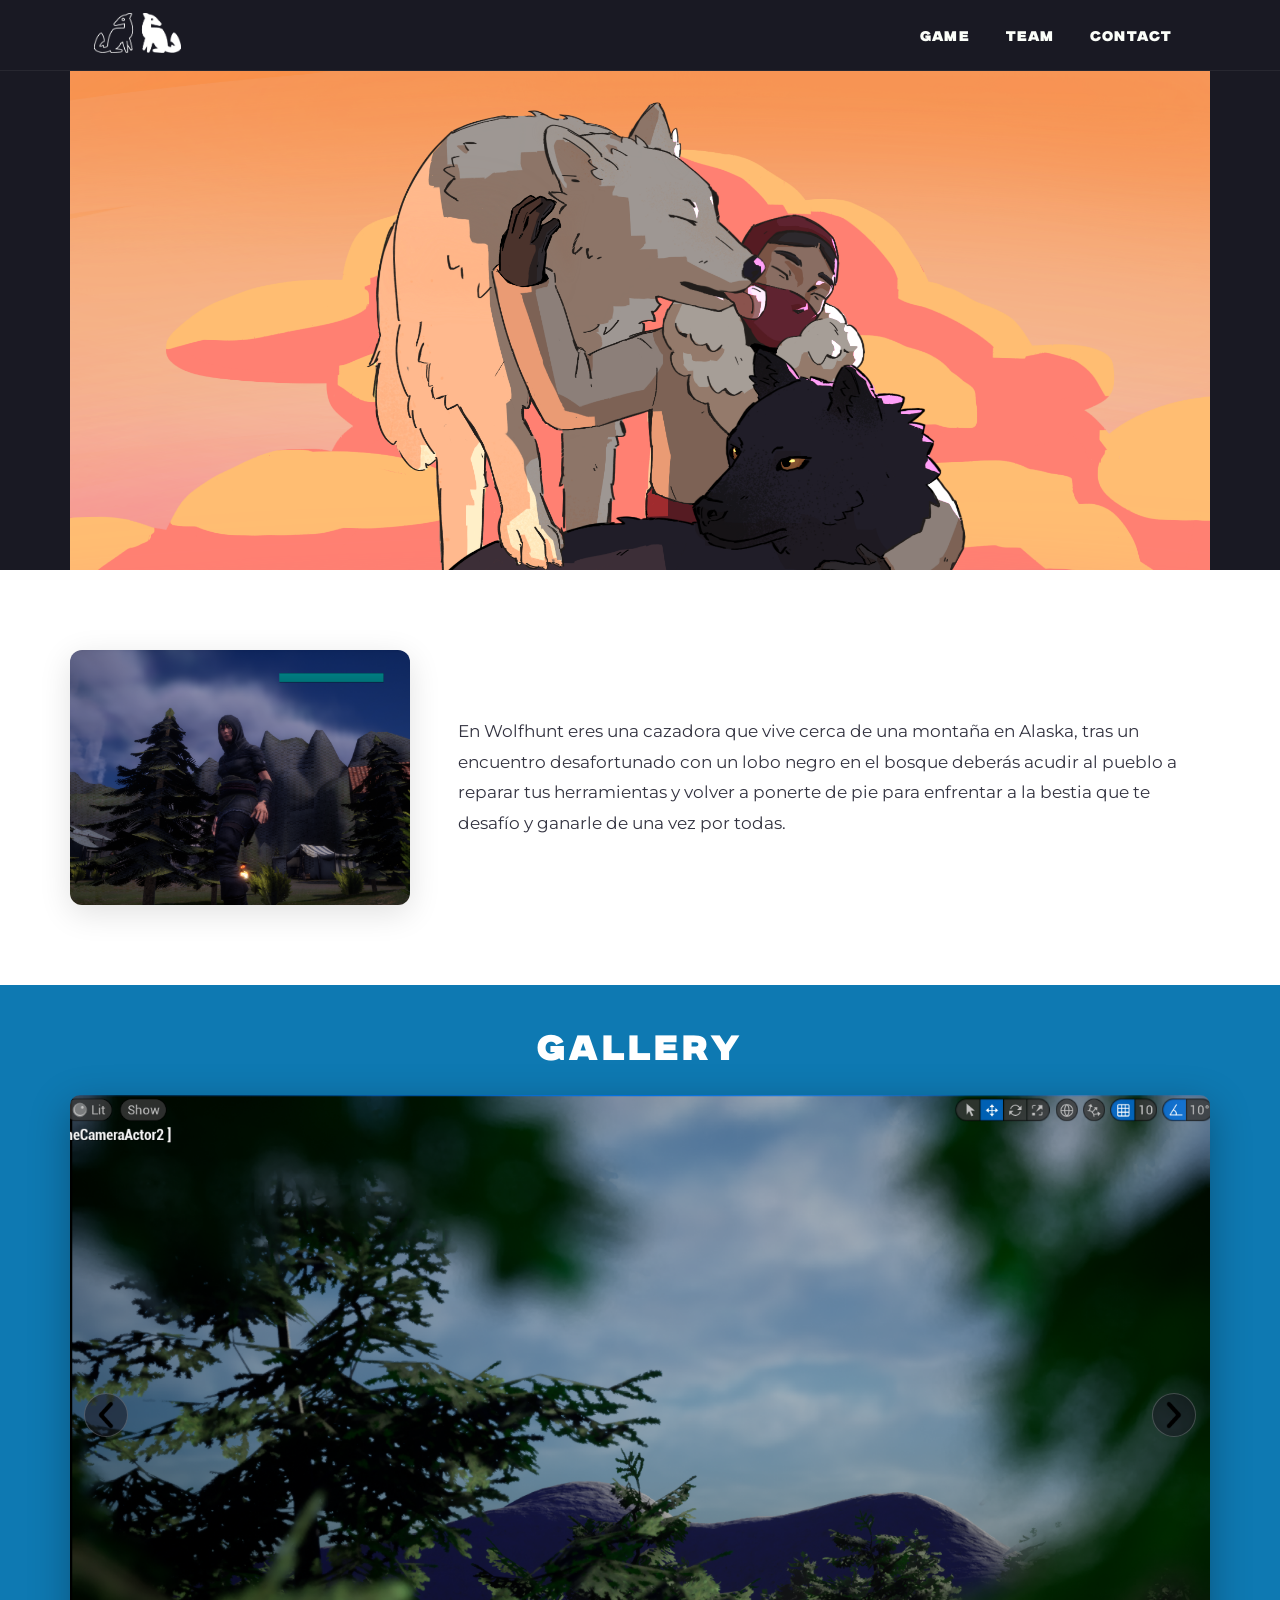
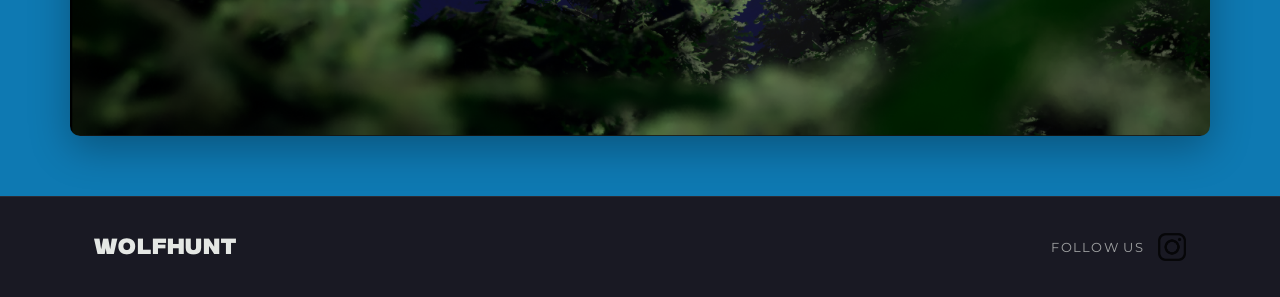
<file: index.html>
<!DOCTYPE html>
<html lang="en">
<head>
    <meta charset="UTF-8">
    <meta name="viewport" content="width=device-width, initial-scale=1.0">
    <title>Wolfhunt</title>
    <link rel="stylesheet" href="./css/game.css">
    <link rel="stylesheet" href="./css/nav-bar.css">
    <link rel="stylesheet" href="./css/footer.css">
    <link rel="icon" href="../images/wolfLogo.png">
</head>
<body>
    
    <div id="navbar"></div>

    <section class="hero">
            <div class="hero-content">
                <img class="hero_image" src="./images/hero_valen.PNG" alt="hero_image">
            </div>
    </section>

     <section class="description">
        <div class="container">
            <div class="description-content">
                <img class="desc_image" src="./images/6.png" alt="image">
                <p class="desc_parag">En Wolfhunt eres una cazadora que vive cerca de una montaña en Alaska, tras un encuentro desafortunado con un lobo negro en el bosque deberás acudir al pueblo a reparar tus herramientas y volver a ponerte de pie para enfrentar a la bestia que te desafío y ganarle de una vez por todas.</p>
            </div>
        </div>
    </section>

    <section class="gallery">
        <div class="container">
            <div class="gallery-content">

                <span class="gall_text">GALLERY</span>
                <div class="carousel-content">
                    <button class="carousel-btn prev" id="prevBtn">
                        <img src="./images/left_arrow.png" alt="Previous">
                    </button>

                    <div class="carousel-slide">
                        <img src="./images/1.png" id="lastClone" alt="image">
                        <img src="./images/4.png" alt="image">
                        <img src="./images/5.png" alt="image">
                        <img src="./images/2.png" alt="image">
                        <img src="./images/3.png" alt="image">
                        <img src="./images/1.png" alt="image">
                        <img src="./images/4.png" id="firstClone" alt="image">
                    </div>

                    <button class="carousel-btn next" id="nextBtn">
                        <img src="./images/right_arrow.png" alt="Previous">
                    </button>
                </div>
            </div>
        </div>
    </section>

    <section class="footer">
        <div class="container">
            <section class="footer-content">
                <div class="foot-text">Wolfhunt</div>
                <div class="foot-follow">
                    <div id="follow">Follow us</div>
                    <img src="./images/insta_logo.png" id="insta" onclick="redirectInsta()" alt="insta">
                </div>
            </section>
        </div>
    </section>

    <script src="./js/game.js"></script>
    <script src="./js/nav-bar.js"></script>
    <script src="./js/footer.js"></script>
</body>
</html>
</file>
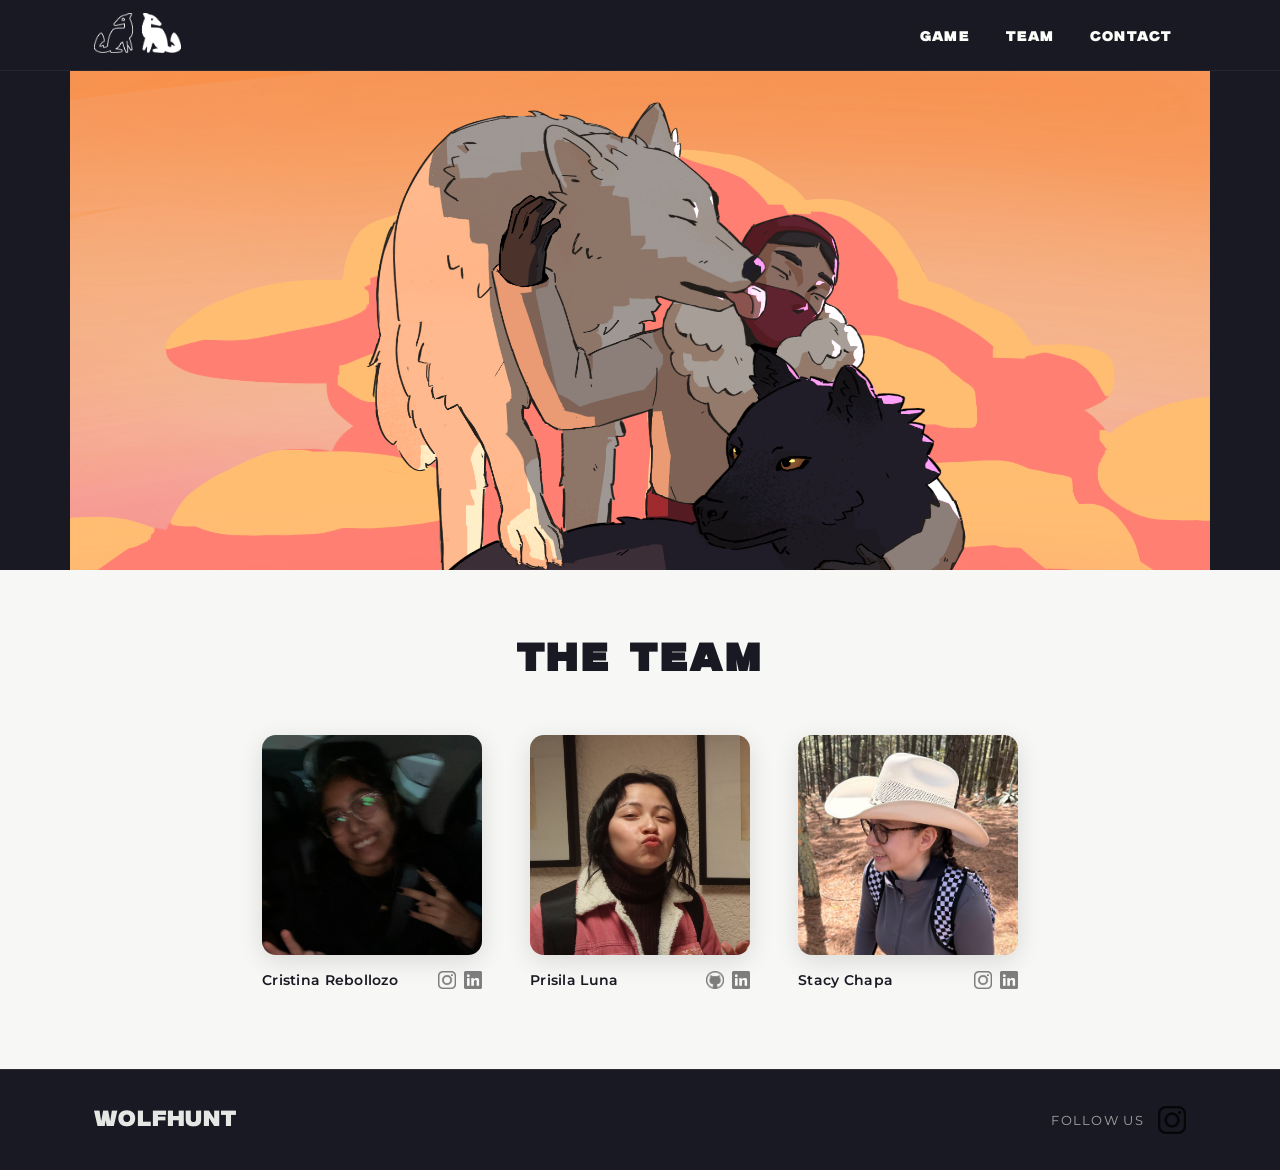
<file: html/team.html>
<!DOCTYPE html>
<html lang="en">
<head>
    <meta charset="UTF-8">
    <meta name="viewport" content="width=device-width, initial-scale=1.0">
    <title>Wolfhunt</title>
    <link rel="stylesheet" href="../css/team.css">
    <link rel="stylesheet" href="../css/nav-bar.css">
    <link rel="stylesheet" href="../css/footer.css">
    <link rel="icon" href="../images/wolfLogo.png">
</head>
<body>

<div id="navbar"></div>

    <section class="hero">
        <div class="hero-content">
            <img class="hero_image" src="../images/hero_valen.PNG" alt="hero_image porque yo lo digo">
        </div>
    </section>

     <section class="team">
    <div class="container">
        <h2 class="team-title">THE TEAM</h2>

        <div class="team-content">

            <div class="team_member">
                    <img src="../images/team_cris.jpeg" alt="Teammate 1" class="profile-img">

                    <div class="info-row">
                        <h3 class="nickname">Cristina Rebollozo</h3>

                    <div class="socials">
                        <img src="../images/insta_logo.png" id="insta" onclick="InstaCris()" alt="insta">
                        <img src="../images/linkedin_logo.png" id="linked" onclick="LinkedCris()" alt="linkedin">
                    </div>
                </div>
            </div>

            <div class="team_member">
                    <img src="../images/team_pripri.jpg" alt="Teammate 1" class="profile-img">

                    <div class="info-row">
                        <h3 class="nickname">Prisila Luna</h3>

                    <div class="socials">
                        <img src="../images/github_logo.png" id="insta" onclick="InstaPris()" alt="insta">
                        <img src="../images/linkedin_logo.png" id="linked" onclick="LinkedPris()" alt="linkedin">
                    </div>
                </div>
            </div>

            <div class="team_member">
                    <img src="../images/team_stacy.jpeg" alt="Teammate 1" class="profile-img">

                    <div class="info-row">
                        <h3 class="nickname">Stacy Chapa</h3>

                    <div class="socials">
                        <img src="../images/insta_logo.png" id="insta" onclick="InstaStacy()" alt="insta">
                        <img src="../images/linkedin_logo.png" id="linked" onclick="LinkedStacy()" alt="linkedin">
                    </div>
                </div>
            </div>

        </div>
    </div>
</section>


    <section class="footer">
        <div class="container">
            <section class="footer-content">
                <div class="foot-text">Wolfhunt</div>
                <div class="foot-follow">
                    <div id="follow">Follow us</div>
                    <img src="../images/insta_logo.png" id="insta" onclick="redirectInsta()" alt="insta">
                </div>
            </section>
        </div>
    </section>

    <script src="../js/team.js"></script>
    <script src="../js/nav-bar.js"></script>
    <script src="../js/footer.js"></script>
</body>
</html>
</file>
<file: css/game.css>
@font-face {
  font-family: "Milker";
  src: url(../fonts/Milker.otf) format("opentype");
}

@font-face {
  font-family: "Montserrat";
  src: url(../fonts/Montserrat.ttf) format("truetype");
}

*, *::before, *::after {
  box-sizing: border-box;
}

body {
  margin: 0;
  font-family: Montserrat, sans-serif;
  background-color: #f7f7f5;
  color: #191923;
}

/* ── Container ── */
.container {
  width: 92%;
  max-width: 1140px;
  margin: 0 auto;
}

/* ── Hero ── */
.hero {
  background-color: #191923;
  overflow: hidden;
}

.hero-content {
  max-width: 1140px;
  margin: 0 auto;
}

.hero_image {
  width: 100%;
  display: block;
  aspect-ratio: 16/7;
  object-fit: cover;
  object-position: center top;
}

/* ── Description ── */
.description {
  background-color: #ffffff;
  padding: 80px 0;
}

.description-content {
  display: flex;
  flex-direction: row;
  align-items: center;
  gap: 48px;
}

.desc_image {
  width: 340px;
  min-width: 220px;
  aspect-ratio: 4/3;
  object-fit: cover;
  border-radius: 12px;
  flex-shrink: 0;
  box-shadow: 0 8px 32px rgba(0,0,0,0.12);
}

.desc_parag {
  font-family: Montserrat, sans-serif;
  font-size: 17px;
  line-height: 1.8;
  color: #333340;
  margin: 0;
}

/* ── Gallery ── */
.gallery {
  background-color: #0e79b2;
  padding: 48px 0 60px;
}

.gallery-content {
  display: flex;
  flex-direction: column;
  align-items: center;
}

.gall_text {
  font-family: Milker, sans-serif;
  font-size: 2.2rem;
  letter-spacing: 0.12em;
  color: #ffffff;
  margin-bottom: 28px;
  text-align: center;
}

.carousel-content {
  position: relative;
  width: 100%;
  aspect-ratio: 16/9;
  overflow: hidden;
  border-radius: 10px;
  box-shadow: 0 12px 40px rgba(0,0,0,0.3);
}

.carousel-slide {
  display: flex;
  width: 100%;
  height: 100%;
}

.carousel-slide img {
  width: 100%;
  height: 100%;
  flex-shrink: 0;
  object-fit: cover;
}

.carousel-btn {
  position: absolute;
  top: 50%;
  transform: translateY(-50%);
  background: rgba(25, 25, 35, 0.55);
  border: 1px solid rgba(255,255,255,0.2);
  border-radius: 50%;
  width: 44px;
  height: 44px;
  display: flex;
  align-items: center;
  justify-content: center;
  cursor: pointer;
  padding: 0;
  z-index: 10;
  transition: background 0.2s ease;
}

.carousel-btn:hover {
  background: rgba(14, 121, 178, 0.85);
}

.carousel-btn img {
  width: 16px;
  height: 28px;
}

.carousel-btn.prev { left: 14px; }
.carousel-btn.next { right: 14px; }

/* ── Responsive ── */
@media (max-width: 768px) {
  .description-content {
    flex-direction: column;
    gap: 28px;
  }

  .desc_image {
    width: 100%;
    min-width: unset;
  }

  .desc_parag {
    font-size: 15px;
  }

  .gall_text {
    font-size: 1.6rem;
  }

  .hero_image {
    aspect-ratio: 4/3;
  }
}

@media (max-width: 480px) {
  .description {
    padding: 48px 0;
  }

  .hero_image {
    aspect-ratio: 1/1;
    object-position: center;
  }

  .carousel-btn {
    width: 36px;
    height: 36px;
  }

  .carousel-btn img {
    width: 12px;
    height: 22px;
  }
}
</file>
<file: css/nav-bar.css>
@font-face {
  font-family: "Milker";
  src: url(../fonts/Milker.otf) format("opentype");
}

:root {
  --dark: #191923;
  --blue: #0e79b2;
  --cream: #fbfef9;
  --blue-hover: #1a8fd1;
}

#navbar {
  position: sticky;
  top: 0;
  z-index: 800;
}

header {
  background-color: var(--dark);
  border-bottom: 1px solid rgba(255,255,255,0.06);
}

.nav-bar {
  height: 70px;
  display: flex;
  align-items: center;
  justify-content: space-between;
  padding: 0 24px;
  max-width: 1140px;
  margin: 0 auto;
}

.nav-bar .logo {
  height: 40px;
  cursor: pointer;
  transition: opacity 0.2s ease;
}

.nav-bar .logo:hover {
  opacity: 0.8;
}

.nav_links {
  list-style: none;
  margin: 0;
  padding: 0;
  display: flex;
  align-items: center;
  gap: 8px;
}

.nav_links li a {
  font-family: Milker, sans-serif;
  font-size: 14px;
  letter-spacing: 0.08em;
  color: var(--cream);
  text-decoration: none;
  padding: 6px 14px;
  border-radius: 6px;
  transition: background 0.2s ease, color 0.2s ease;
}

.nav_links li a:hover {
  background-color: var(--blue);
  color: #fff;
}

/* Hamburger button */
.nav-toggle {
  display: none;
  flex-direction: column;
  gap: 5px;
  background: none;
  border: none;
  cursor: pointer;
  padding: 4px;
}

.nav-toggle span {
  display: block;
  width: 24px;
  height: 2px;
  background: var(--cream);
  border-radius: 2px;
  transition: all 0.3s ease;
}

/* Mobile */
@media (max-width: 640px) {
  .nav-toggle {
    display: flex;
  }

  nav {
    position: absolute;
    top: 70px;
    left: 0;
    right: 0;
    background-color: var(--dark);
    border-top: 1px solid rgba(255,255,255,0.08);
    overflow: hidden;
    max-height: 0;
    transition: max-height 0.35s ease;
  }

  nav.open {
    max-height: 200px;
  }

  .nav_links {
    flex-direction: column;
    align-items: flex-start;
    padding: 16px 24px 20px;
    gap: 4px;
  }

  .nav_links li a {
    font-size: 16px;
  }
}
</file>
<file: css/footer.css>
@font-face {
  font-family: "Milker";
  src: url(../fonts/Milker.otf) format("opentype");
}

@font-face {
  font-family: "Montserrat";
  src: url(../fonts/Montserrat.ttf) format("truetype");
}

.footer {
  background-color: #191923;
  color: #fbfef9;
  border-top: 1px solid rgba(255,255,255,0.08);
}

.footer .container {
  max-width: 1140px;
  margin: 0 auto;
  padding: 0 24px;
}

.footer-content {
  height: 100px;
  display: flex;
  align-items: center;
  justify-content: space-between;
}

.foot-text {
  font-size: 22px;
  font-family: Milker, sans-serif;
  letter-spacing: 0.04em;
  opacity: 0.9;
}

.foot-follow {
  display: flex;
  align-items: center;
  gap: 14px;
}

#follow {
  font-size: 13px;
  font-family: Montserrat, sans-serif;
  letter-spacing: 0.1em;
  text-transform: uppercase;
  opacity: 0.6;
}

.foot-follow img {
  height: 28px;
  opacity: 0.75;
  cursor: pointer;
  transition: opacity 0.2s ease, transform 0.2s ease;
}

.foot-follow img:hover {
  opacity: 1;
  transform: scale(1.1);
}

@media (max-width: 480px) {
  .footer-content {
    height: auto;
    padding: 24px 0;
    flex-direction: column;
    align-items: flex-start;
    gap: 16px;
  }
}
</file>
<file: css/team.css>
@font-face {
  font-family: "Milker";
  src: url(../fonts/Milker.otf) format("opentype");
}

@font-face {
  font-family: "Montserrat";
  src: url(../fonts/Montserrat.ttf) format("truetype");
}

*, *::before, *::after {
  box-sizing: border-box;
}

body {
  margin: 0;
  font-family: Montserrat, sans-serif;
  background-color: #f7f7f5;
}

.container {
  width: 92%;
  max-width: 1140px;
  margin: 0 auto;
}

/* ── Hero ── */
.hero {
  background-color: #191923;
  overflow: hidden;
}

.hero-content {
  max-width: 1140px;
  margin: 0 auto;
}

.hero_image {
  width: 100%;
  display: block;
  aspect-ratio: 16/7;
  object-fit: cover;
  object-position: center top;
}

/* ── Team Section ── */
.team {
  padding: 72px 0 80px;
  background-color: #f7f7f5;
}

.team-title {
  font-family: Milker, sans-serif;
  font-size: 2.4rem;
  letter-spacing: 0.1em;
  text-align: center;
  margin: 0 0 56px;
  color: #191923;
}

.team-content {
  display: flex;
  justify-content: center;
  gap: 48px;
  flex-wrap: wrap;
}

.team_member {
  width: 220px;
  display: flex;
  flex-direction: column;
  align-items: center;
}

.profile-img {
  width: 220px;
  height: 220px;
  border-radius: 14px;
  object-fit: cover;
  object-position: center top;
  background-color: #e5e5e5;
  margin-bottom: 16px;
  box-shadow: 0 6px 24px rgba(0,0,0,0.12);
  transition: transform 0.3s ease, box-shadow 0.3s ease;
}

.profile-img:hover {
  transform: translateY(-4px);
  box-shadow: 0 12px 32px rgba(0,0,0,0.18);
}

.info-row {
  width: 100%;
  display: flex;
  align-items: center;
  justify-content: space-between;
  gap: 8px;
}

.nickname {
  font-family: Montserrat, sans-serif;
  font-size: 14px;
  font-weight: 600;
  color: #191923;
  margin: 0;
  letter-spacing: 0.02em;
}

.socials {
  display: flex;
  gap: 8px;
  flex-shrink: 0;
}

.socials img {
  width: 18px;
  height: 18px;
  cursor: pointer;
  opacity: 0.5;
  transition: opacity 0.2s ease, transform 0.2s ease;
}

.socials img:hover {
  opacity: 1;
  transform: scale(1.15);
}

/* ── Responsive ── */
@media (max-width: 768px) {
  .hero_image {
    aspect-ratio: 4/3;
  }

  .team-content {
    gap: 36px;
  }
}

@media (max-width: 480px) {
  .hero_image {
    aspect-ratio: 1/1;
  }

  .team-title {
    font-size: 1.8rem;
    margin-bottom: 36px;
  }

  .team-content {
    gap: 28px;
  }

  .team_member {
    width: 160px;
  }

  .profile-img {
    width: 160px;
    height: 160px;
  }

  .nickname {
    font-size: 12px;
  }
}
</file>
